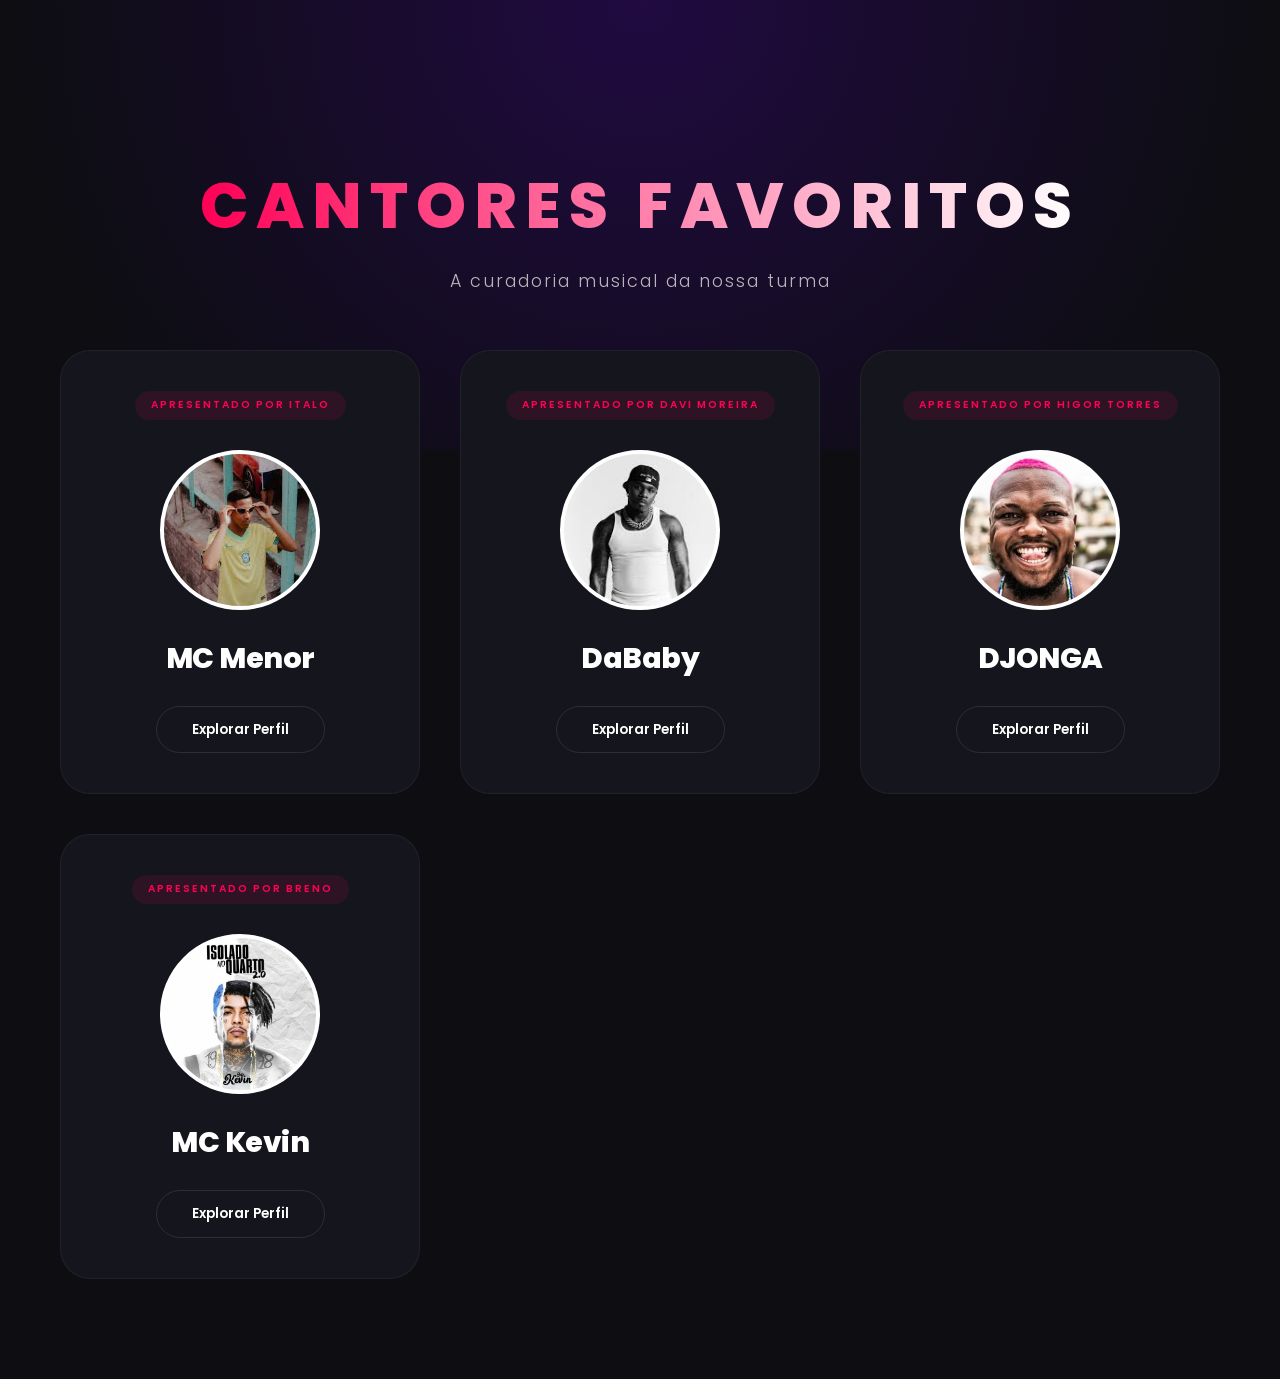
<file: index.html>
<!DOCTYPE html>
<html lang="pt-BR">
<head>
    <meta charset="UTF-8">
    <meta name="viewport" content="width=device-width, initial-scale=1.0">
    <title>Cantores Favoritos 🗣️</title>
    <link rel="stylesheet" href="style.css">
    <link href="https://fonts.googleapis.com/css2?family=Poppins:wght@300;400;600;800&display=swap" rel="stylesheet">
</head>
<body>

    <header class="main-header">
        <div class="header-content">
            <h1>Cantores Favoritos</h1>
            <h2>A curadoria musical da nossa turma</h2>
        </div>
    </header>

    <main class="container">
        <section class="grid-alunos">

            <article class="card">
                <span class="aluno-tag">Apresentado por Italo</span>
                <div class="artist-avatar">
                    <div class="avatar-image" style="background-image: url('./img/menor.jpg');"></div>
                    <div class="avatar-glow"></div>
                </div>
                <h3>MC Menor</h3>
                <a href="./pages/italo.html" class="btn-visitar">Explorar Perfil</a>
            </article>

            <article class="card">
                <span class="aluno-tag">Apresentado por Davi Moreira</span>
                <div class="artist-avatar">
                    <div class="avatar-image" style="background-image: url('./img/dababymenu.jpg');"></div>
                    <div class="avatar-glow"></div>
                </div>
                <h3>DaBaby</h3>
                <a href="./pages/davi.html" class="btn-visitar">Explorar Perfil</a>
            </article>

            <article class="card">
                <span class="aluno-tag">Apresentado por Higor Torres</span>
                <div class="artist-avatar">
                    <div class="avatar-image" style="background-image: url('./img/DJONGAmenu.webp');"></div>
                    <div class="avatar-glow"></div>
                </div>
                <h3>DJONGA</h3>
                <a href="./pages/higor.html" class="btn-visitar">Explorar Perfil</a>
            </article>

            <article class="card">
                <span class="aluno-tag">Apresentado por Breno</span>
                <div class="artist-avatar">
                    <div class="avatar-image" style="background-image: url('./img/presente2.jpg');"></div>
                    <div class="avatar-glow"></div>
                </div>
                <h3>MC Kevin</h3>
                <a href="./pages/breno.html" class="btn-visitar">Explorar Perfil</a>
            </article>

        </section>
    </main>

</body>
</html>
</file>
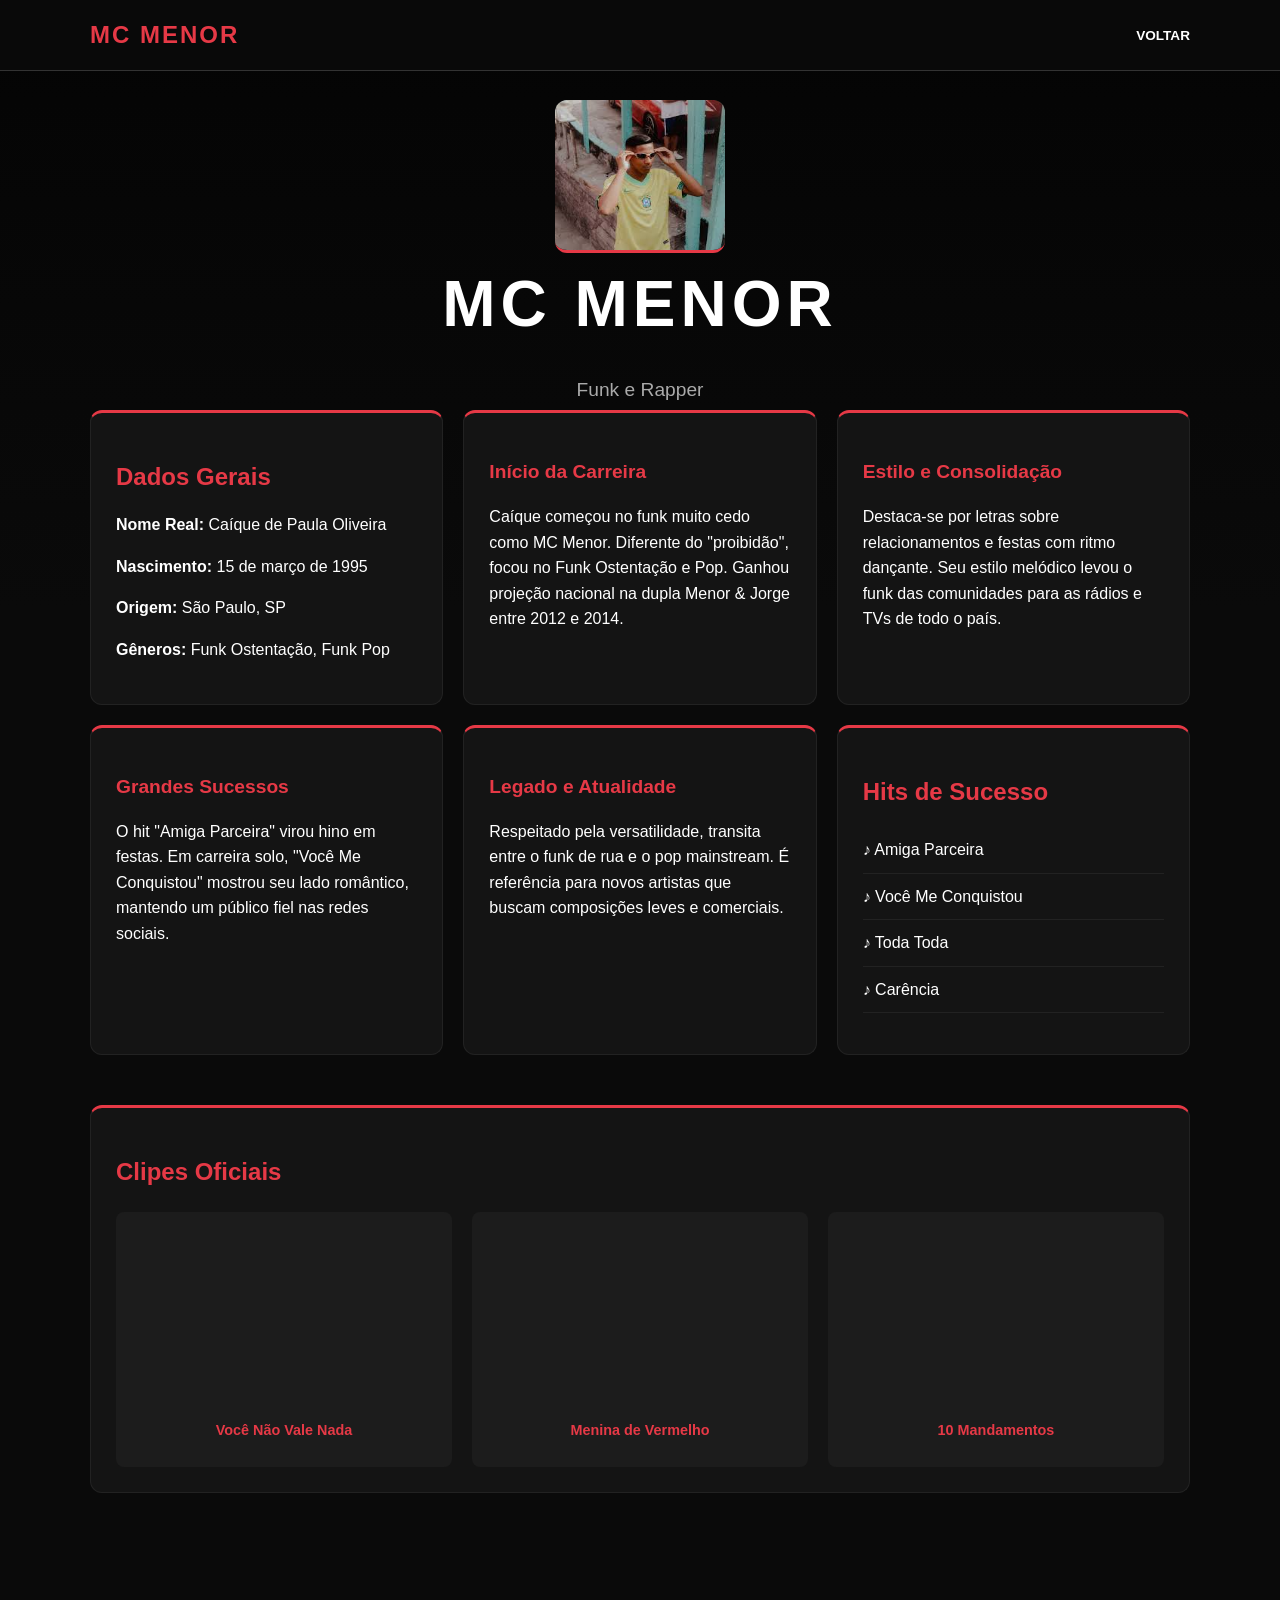
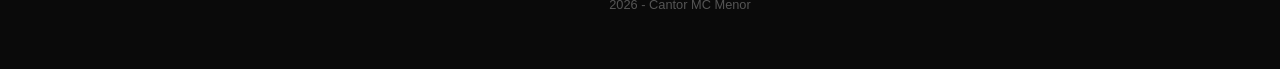
<file: pages/italo.html>
<!DOCTYPE html>
<html lang="pt-br">
<head>
    <meta charset="UTF-8">
    <meta name="viewport" content="width=device-width, initial-scale=1.0">
    <title>MC Menor | Official Fan Page</title>
    <link rel="stylesheet" href="italo.css">
</head>
<body>

    <header>
       
        <nav class="navbar">
            <div class="logo">MC MENOR</div>
            <ul class="nav-links">
                

                <li><a href="../index.html">Voltar</a></li>
            </ul>
        </nav>
    </header>

    <main>
        
        <section class="hero">
             <img src="../img/menor.jpg" alt="">
            <div class="hero-overlay">
                 
                <h1>MC MENOR</h1>
                
                <p>Funk e Rapper</p>
                
            </div>
        </section>

<section id="bio" class="container">
    
    <div class="content-box info-box">
        <h2> Dados Gerais</h2>
        <p><strong>Nome Real:</strong> Caíque de Paula Oliveira</p>
        <p><strong>Nascimento:</strong> 15 de março de 1995</p>
        <p><strong>Origem:</strong> São Paulo, SP</p>
        <p><strong>Gêneros:</strong> Funk Ostentação, Funk Pop</p>
    </div>

    <div class="content-box info-box">
        <h3> Início da Carreira</h3>
        <p>Caíque começou no funk muito cedo como MC Menor. Diferente do "proibidão", focou no Funk Ostentação e Pop. Ganhou projeção nacional na dupla Menor & Jorge entre 2012 e 2014.</p>
    </div>

    <div class="content-box info-box">
        <h3> Estilo e Consolidação</h3>
        <p>Destaca-se por letras sobre relacionamentos e festas com ritmo dançante. Seu estilo melódico levou o funk das comunidades para as rádios e TVs de todo o país.</p>
    </div>

    <div class="content-box info-box">
        <h3> Grandes Sucessos</h3>
        <p>O hit "Amiga Parceira" virou hino em festas. Em carreira solo, "Você Me Conquistou" mostrou seu lado romântico, mantendo um público fiel nas redes sociais.</p>
    </div>

    <div class="content-box info-box">
        <h3> Legado e Atualidade</h3>
        <p>Respeitado pela versatilidade, transita entre o funk de rua e o pop mainstream. É referência para novos artistas que buscam composições leves e comerciais.</p>
    </div>

    <div class="content-box info-box highlight">
        <h2> Hits de Sucesso</h2>
        <ul class="hits-list">
            <li>♪ Amiga Parceira</li>
            <li>♪ Você Me Conquistou</li>
            <li>♪ Toda Toda</li>
            <li>♪ Carência</li>
        </ul>
    </div>

</section>
<section id="videos" class="contaieer">
    <div class="content-box">
        <h2> Clipes Oficiais</h2>
        <div class="video-grid">
            <div class="video-item">
                <iframe width="560" height="315" src="https://www.youtube.com/embed/0Tp03o3xkG4?si=oszDuchT-8IDb8yp" title="YouTube video player" frameborder="0" allow="accelerometer; autoplay; clipboard-write; encrypted-media; gyroscope; picture-in-picture; web-share" referrerpolicy="strict-origin-when-cross-origin" allowfullscreen></iframe>
                <p>Você Não Vale Nada</p>
            </div>

            <div class="video-item">
                <iframe width="560" height="315" src="https://www.youtube.com/embed/ldG2t3dBWlg?si=HA507yFvee1h6iaw" title="YouTube video player" frameborder="0" allow="accelerometer; autoplay; clipboard-write; encrypted-media; gyroscope; picture-in-picture; web-share" referrerpolicy="strict-origin-when-cross-origin" allowfullscreen></iframe>
                <p>Menina de Vermelho</p>
            </div>

            <div class="video-item">
                <iframe width="560" height="315" src="https://www.youtube.com/embed/idrtBRtuC1M?si=HA507yFvee1h6iaw" title="YouTube video player" frameborder="0" allow="accelerometer; autoplay; clipboard-write; encrypted-media; gyroscope; picture-in-picture; web-share" referrerpolicy="strict-origin-when-cross-origin" allowfullscreen></iframe>
                <p>10 Mandamentos</p>
            </div>
        </div>
    </div>
</section>
    </main>

    <footer>
        <p>2026 - Cantor MC Menor </p>
    </footer>

</body>
</html>
</file>
<file: style.css>
* {
    margin: 0;
    padding: 0;
    box-sizing: border-box;
}

body {
    font-family: 'Poppins', sans-serif;
    background-color: #0d0d12;
    color: #e0e0e0;
    line-height: 1.6;
    overflow-x: hidden;
}

.main-header {
    height: 50vh;
    background: radial-gradient(circle at top, rgba(112, 0, 255, 0.2) 0%, #0d0d12 80%),
        url('https://images.unsplash.com/photo-1470225620780-dba8ba36b745?q=80&w=2000') center/cover;
    display: flex;
    align-items: center;
    justify-content: center;
    text-align: center;
    padding: 20px;
}

.header-content h1 {
    font-size: clamp(2.5rem, 8vw, 4rem);
    font-weight: 800;
    text-transform: uppercase;
    letter-spacing: 8px;
    margin-bottom: 10px;
    background: linear-gradient(to right, #ff0055, #fff, #7000ff);

    -webkit-text-fill-color: transparent;
    background-size: 200%;
    animation: shine 5s linear infinite;
    -webkit-background-clip: text;
}


.header-content h2 {
    font-weight: 300;
    font-size: 1.1rem;
    letter-spacing: 2px;
    opacity: 0.8;
}

.container {
    max-width: 1200px;
    margin: -100px auto 100px;
    padding: 0 20px;
}

.grid-alunos {
    display: grid;
    grid-template-columns: repeat(auto-fit, minmax(280px, 1fr));
    gap: 40px;
}

.card {
    background: #15151e;
    border-radius: 30px;
    padding: 40px 30px;
    position: relative;
    transition: all 0.5s cubic-bezier(0.23, 1, 0.32, 1);
    border: 1px solid rgba(255, 255, 255, 0.05);
    text-align: center;
    display: flex;
    flex-direction: column;
    align-items: center;
}

.card:hover {
    transform: translateY(-8px);
    border-color: rgba(255, 0, 0, 0.3);
    box-shadow: 0 30px 60px rgba(0, 0, 0, 0.6);
}

.aluno-tag {
    font-size: 0.65rem;
    color: #ff0055;
    text-transform: uppercase;
    font-weight: 600;
    letter-spacing: 2px;
    background: rgba(255, 0, 85, 0.1);
    padding: 6px 16px;
    border-radius: 50px;
    margin-bottom: 30px;
}

.artist-avatar {
    width: 160px;
    height: 160px;
    position: relative;
    margin-bottom: 25px;
}

.avatar-image {
    width: 100%;
    height: 100%;
    background-size: cover;
    background-position: center;
    border-radius: 50%;
    border: 4px solid #ffffff;
    position: relative;
    z-index: 2;
    transition: all 0.5s ease;
}



.card:hover .avatar-image {
    transform: scale(1.05) rotate(5deg);
    border-color: #ff0055;
}

.card:hover .avatar-glow {
    opacity: 0.8;
    transform: scale(1.2);
}

.card h3 {
    font-size: 1.8rem;
    font-weight: 800;
    color: #fff;
    margin-bottom: 25px;
    letter-spacing: -0.5px;
}

.btn-visitar {
    display: inline-block;
    padding: 12px 35px;
    background: transparent;
    color: #fff;
    text-decoration: none;
    border-radius: 50px;
    font-weight: 600;
    font-size: 0.85rem;
    border: 1px solid rgba(255, 255, 255, 0.1);
    transition: all 0.3s ease;
}

.btn-visitar:hover {
    background: #fff;
    color: #000;
    box-shadow: 0 10px 20px rgba(255, 255, 255, 0.1);
    transform: translateY(-2px);
}
</file>
<file: pages/italo.css>
body {
    background-color: #0a0a0a;
    color: #ffffff;
    line-height: 1.6;
    font-family: 'Segoe UI', Arial, sans-serif;
    margin: 0;
}

header {
    background-color: rgba(10, 10, 10, 0.95);
    height: 70px;
    position: fixed;
    top: 0;
    width: 100%;
    z-index: 1000;
    border-bottom: 1px solid #333;
    display: flex;
    justify-content: center;
}

.navbar {
    width: 90%;
    max-width: 1100px;
    display: flex;
    justify-content: space-between;
    align-items: center;
}

.logo {
    font-size: 1.5rem;
    font-weight: 900;
    color: #e63946;
    letter-spacing: 2px;
}

.nav-links {
    list-style: none;
    display: flex;
    gap: 20px;
    padding: 0;
    margin: 0;
}

.nav-links a {
    color: #ffffff;
    text-decoration: none;
    font-size: 0.85rem;
    font-weight: bold;
    text-transform: uppercase;
    transition: 0.3s;
}

.nav-links a:hover, .nav-links a.active {
    color: #e63946;
}

.hero {
    height: 60vh;
    background: linear-gradient(rgba(0,0,0,0.6), #0a0a0a), 
                url('https://via.placeholder.com/1920x1080') center/cover;
    display: flex;
    flex-direction: column;
    align-items: center;
    justify-content: center;
    text-align: center;
    padding-top: 70px;
}

.hero h1 { 
    font-size: 4rem; 
    letter-spacing: 5px; 
    margin: 0;
}

.hero p { 
    font-size: 1.2rem; 
    color: #aaa; 
    margin-bottom: 20px; 
}

.cta-button {
    background: #e63946;
    color: white;
    padding: 12px 30px;
    border-radius: 30px;
    text-decoration: none;
    font-weight: bold;
    transition: 0.3s;
}

.cta-button:hover {
    transform: scale(1.1);
}

.container {
    max-width: 1100px;
    margin: -200px auto 50px; 
    padding: 0 20px;
    display: grid;
    grid-template-columns: repeat(auto-fit, minmax(300px, 1fr));
    gap: 20px;
}

.content-box {
    background: #141414;
    padding: 25px;
    border-radius: 12px;
    border: 1px solid #222;
    border-top: 3px solid #e63946;
    transition: 0.3s;
}

.content-box:hover {
    transform: translateY(-5px);
    background: #1c1c1c;
}

h2 { 
    color: #e63946; 
    margin-bottom: 15px; 
    font-size: 1.5rem;
}

h3 {
    color: #e63946;
    margin-bottom: 10px;
    font-size: 1.2rem;
}

.hits-list { 
    list-style: none; 
    padding: 0;
}

.hits-list li { 
    padding: 10px 0; 
    border-bottom: 1px solid #222; 
}

footer {
    text-align: center;
    padding: 40px;
    color: #555;
    font-size: 0.8rem;
    width: 100%;
}
.video-grid {
    display: grid;
    grid-template-columns: repeat(auto-fit, minmax(280px, 1fr));
    gap: 20px;
    margin-top: 20px;
}

.video-item {
    background: #1c1c1c;
    padding: 10px;
    border-radius: 8px;
    text-align: center;
}

.video-item iframe {
    width: 100%;
    height: 180px; 
    border-radius: 5px;
}

.video-item p {
    margin-top: 10px;
    font-weight: bold;
    color: #e63946;
    font-size: 0.9rem;
}
.contaieer {
    max-width: 1100px;
    margin: 50px auto; 
    padding: 0 20px;
    display: grid;
    grid-template-columns: repeat(auto-fit, minmax(300px, 1fr));
    gap: 20px;
}
.hero-overlay {
        
    height: 60vh;
  
  
}
img {
    width: 170px;
    height: 150px;
    border-bottom: 3px solid #e63946;
    border-radius: 12px;
    margin-top: 30px;
}
</file>
